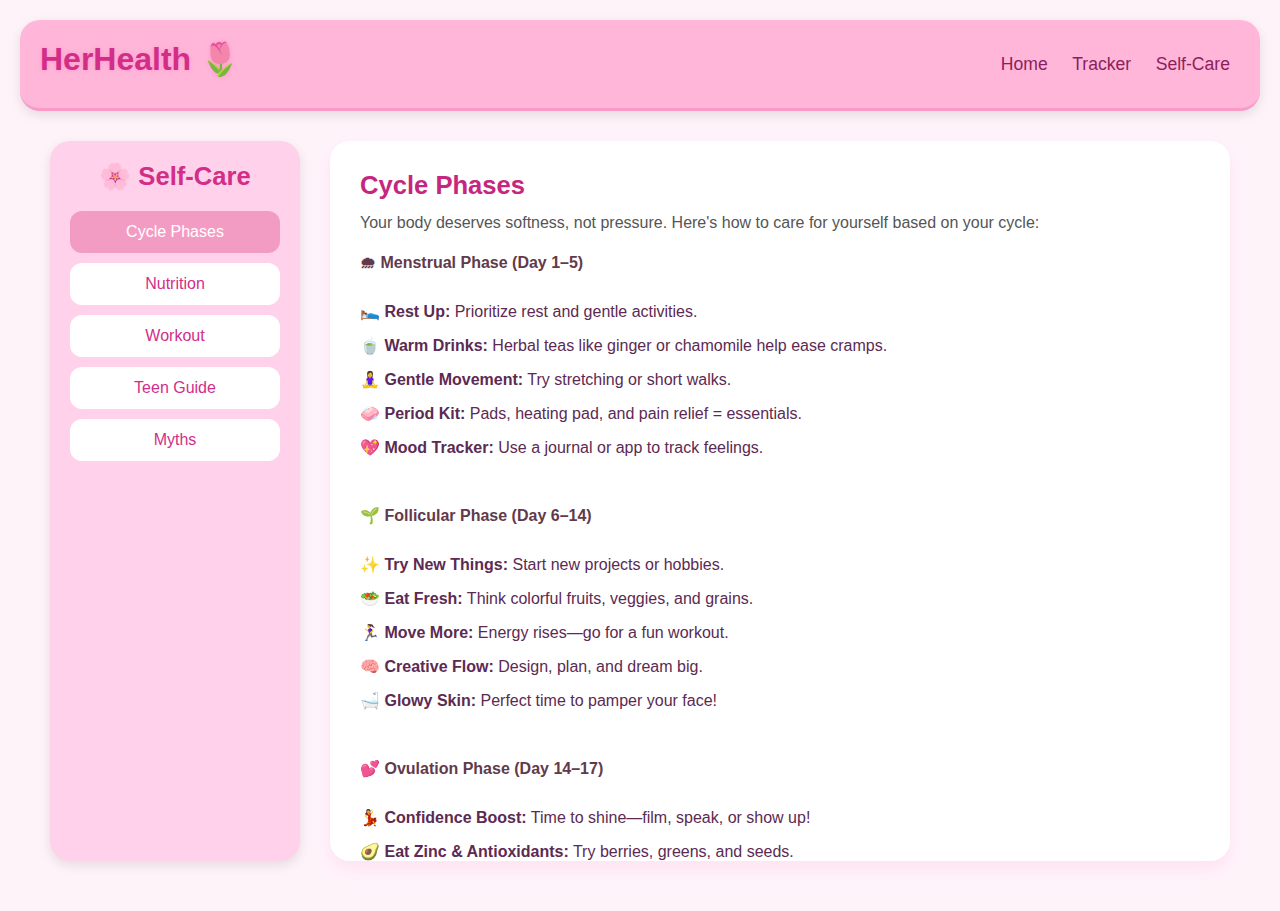
<file: selfcare.html>
<!DOCTYPE html>
<html lang="en">
<head>
  <meta charset="UTF-8" />
  <title>Self-Care | HerHealth</title>
  <link rel="stylesheet" href="style.css" />
</head>
<body>
  <header class="glow-header">
    <h1>HerHealth 🌷</h1>
    <nav>
      <a href="index.html">Home</a>
      <a href="tracker.html">Tracker</a>
      <a href="selfcare.html">Self-Care</a>
    </nav>
  </header>

  <div class="selfcare-container">
    <div class="selfcare-sidebar">
      <h2>🌸 Self-Care</h2>
      <button class="care-btn active" onclick="showContent('cycle')">Cycle Phases</button>
      <button class="care-btn" onclick="showContent('food')">Nutrition</button>
      <button class="care-btn" onclick="showContent('move')">Workout</button>
      <button class="care-btn" onclick="showContent('mood')">Teen Guide</button>
      <button class="care-btn" onclick="showContent('myth')">Myths</button>
    </div>

    <div class="selfcare-dashboard">
      <div id="cycle" class="content-box visible">
        <h3>Cycle Phases</h3>
        <p>Your body deserves softness, not pressure. Here's how to care for yourself based on your cycle:</p>
<br>
  <h4>🌧 Menstrual Phase (Day 1–5)</h4><br>
  <ul>
    <li>🛌 <strong>Rest Up:</strong> Prioritize rest and gentle activities.</li>
    <li>🍵 <strong>Warm Drinks:</strong> Herbal teas like ginger or chamomile help ease cramps.</li>
    <li>🧘‍♀️ <strong>Gentle Movement:</strong> Try stretching or short walks.</li>
    <li>🧼 <strong>Period Kit:</strong> Pads, heating pad, and pain relief = essentials.</li>
    <li>💖 <strong>Mood Tracker:</strong> Use a journal or app to track feelings.</li>
  </ul>
<br><br>
  <h4>🌱 Follicular Phase (Day 6–14)</h4><br>
  <ul>
    <li>✨ <strong>Try New Things:</strong> Start new projects or hobbies.</li>
    <li>🥗 <strong>Eat Fresh:</strong> Think colorful fruits, veggies, and grains.</li>
    <li>🏃‍♀️ <strong>Move More:</strong> Energy rises—go for a fun workout.</li>
    <li>🧠 <strong>Creative Flow:</strong> Design, plan, and dream big.</li>
    <li>🛁 <strong>Glowy Skin:</strong> Perfect time to pamper your face!</li>
  </ul>
<br><br>
  <h4>💕 Ovulation Phase (Day 14–17)</h4><br>
  <ul>
    <li>💃 <strong>Confidence Boost:</strong> Time to shine—film, speak, or show up!</li>
    <li>🥑 <strong>Eat Zinc & Antioxidants:</strong> Try berries, greens, and seeds.</li>
    <li>🧴 <strong>Glow Check:</strong> Skin's glowing—don’t forget SPF!</li>
    <li>💌 <strong>Connect:</strong> Social butterfly mode ON.</li>
    <li>⚠️ <strong>Safe Intimacy:</strong> Be aware, stay safe.</li>
  </ul>
<br><br>
  <h4>🌙 Luteal Phase (Day 18–28)</h4><br>
  <ul>
    <li>🍫 <strong>Comfort Foods:</strong> Dark chocolate + magnesium = PMS support.</li>
    <li>🧸 <strong>Cuddle Vibes:</strong> Chill with soft blankets + fav movies.</li>
    <li>📝 <strong>Reflect:</strong> Journaling + cozy time.</li>
    <li>🧘‍♀️ <strong>Balance:</strong> Yoga and less caffeine helps a lot.</li>
    <li>💧 <strong>Hydrate:</strong> Keep water nearby for real relief.</li>
  </ul>
      </div>






      <div id="food" class="content-box">
        <h3>Nutrition</h3>
  <ul><br>
    <li>🩸 <strong>Boost iron:</strong> Spinach, lentils & beans help replace what you lose.</li>
    <li>💧 <strong>Stay hydrated:</strong> Water & herbal teas ease bloating & cramps.</li>
    <li>✨ <strong>Magnesium magic:</strong> Nuts, seeds & dark chocolate soothe cramps and lift mood.</li>
    <li>🥜 <strong>Good fats:</strong> Flaxseeds & walnuts fight inflammation.</li>
    <li>⚡ <strong>Steady energy:</strong> Whole grains & sweet potatoes keep you powered up.</li>
    <li>🚫 <strong>Limit salt & caffeine:</strong> To reduce bloating and mood swings.</li>
  </ul>
      </div>

      <div id="move" class="content-box">
        <h3>Workout Recomendations</h3>
  <p>Move with your cycle — not against it. Here's what your body loves during each phase 💖</p>
<br>
  <h4>🌧 Menstrual Phase</h4>
  <ul><br>
    <li>🧘‍♀️ <strong>Rest & Recover Mode:</strong> Light yoga or stretching</li>
    <li>🚶‍♀️ Short walks</li>
    <li>💤 Prioritize rest and self-care</li>
  </ul>
<br>
  <h4>🌱 Follicular Phase</h4><br>
  <ul>
    <li>🏃‍♀️ <strong>Energy’s Back!</strong></li>
    <li>✨ Cardio (jogging, cycling)</li>
    <li>💃 Dance workouts</li>
    <li>💪 Start strength training</li>
  </ul>
<br>
  <h4>💕 Ovulation Phase</h4><br>
  <ul>
    <li>🔥 <strong>Peak Power!</strong></li>
    <li>⚡ High-intensity workouts (HIIT)</li>
    <li>🏋️‍♀️ Strength training</li>
    <li>👯 Group classes or active sports</li>
  </ul>
<br>
  <h4>🌙 Luteal Phase</h4><br>
  <ul>
    <li>🌬️ <strong>Slow It Down</strong></li>
    <li>🧘 Gentle yoga or Pilates</li>
    <li>🍃 Low-impact workouts</li>
    <li>🌿 Nature walks & breathing exercises</li>
  </ul>
      </div>







      <div id="mood" class="content-box">
        <h3>First Period?<br> Don’t Worry, You’ve Got This!</h3>
  <p>Getting your first period can feel confusing but it's totally normal and a beautiful sign your body’s growing up. Here’s a quick guide to help you feel ready and confident:</p>
<br>
  <h4>💗 What is a period?</h4>
  <p>A period is when your body sheds the lining of your uterus through the vagina. It usually happens once a month and lasts about 3–7 days.</p>
<br>
  <h4>🩸 Signs it’s coming:</h4>
  <ul>
    <li>White discharge in your underwear</li>
    <li>Cramps or lower belly pain</li>
    <li>Mood swings or feeling emotional</li>
    <li>Feeling tired or bloated</li>
  </ul>
<br>
  <h4>👜 What to keep in your bag:</h4>
  <ul>
    <li>Pads or pantyliners</li>
    <li>A spare underwear</li>
    <li>Tissues or wipes</li>
    <li>Pain relief (if needed)</li>
    <li>A little pouch to keep it all cute!</li>
  </ul>
<br>
  <h4>🧘 What to do:</h4>
  <ul>
    <li>Stay calm — it’s totally normal</li>
    <li>Use a pad or period panty (they’re easy for starters!)</li>
    <li>Talk to someone you trust — mom, sister, or a friend</li>
    <li>Rest if you feel tired, and eat warm, healthy food</li>
  </ul>
<br>
  <h4>💬 Remember:</h4>
  <p>Every girl’s body is different. Your flow, mood, and feelings may not be the same as others and that’s okay! You're not alone 💕</p>
      </div>

      <div id="myth" class="content-box">
        <h3>Period Myth Busters</h3>
  <p>Let’s clear the air with some cute & honest facts because your period deserves truth, not taboos 💖</p>

  <div class="myth-fact-grid">
    <div class="myth-box">
      <h4>🩸 Myth:</h4>
      <p>You can’t exercise during your period.</p><br>
      <h4>✅ Fact:</h4>
      <p>Light yoga or walks reduce cramps and boost mood!</p>
    </div>

    <div class="myth-box">
      <h4>🛁 Myth:</h4>
      <p>No baths during periods.</p><br>
      <h4>✅ Fact:</h4>
      <p>Warm baths are totally safe and ease pain & stress!</p>
    </div>

    <div class="myth-box">
      <h4>👻 Myth:</h4>
      <p>Period blood is dirty.</p><br>
      <h4>✅ Fact:</h4>
      <p>It’s natural and clean — your body is magical ✨</p>
    </div>

    <div class="myth-box">
      <h4>🍦 Myth:</h4>
      <p>Cold foods stop your flow.</p><br>
      <h4>✅ Fact:</h4>
      <p>Eat that ice cream, queen 🍨 — it doesn’t change a thing.</p>
    </div>

    <div class="myth-box">
      <h4>👧 Myth:</h4>
      <p>Young girls don’t get periods.</p><br>
      <h4>✅ Fact:</h4>
      <p>It’s normal to start between 9 and 16. You’re not alone 💗</p>
    </div>

    <div class="myth-box">
      <h4>🚫 Myth:</h4>
      <p>You can’t get pregnant during periods.</p><br>
      <h4>✅ Fact:</h4>
      <p>It’s rare, but possible! Always stay informed 🌙</p>
      </div>
    </div>
  </div>
</div>
  <script src="script.js"></script>
</body>
</html>
</file>
<file: style.css>
/* Google Font */
@import url('https://fonts.googleapis.com/css2?family=Nunito:wght@400;700&display=swap');

* {
  margin: 0;
  padding: 0;
  box-sizing: border-box;
}

body {
  font-family: 'Nunito', sans-serif;
  background: linear-gradient(to right, #ffe8f1, #ffe0fb);
  color:#623a4b;
  padding: 20px;
  overflow-x: hidden;
}

header {
  background: #fff0f6;
  padding: 20px 30px;
  box-shadow: 0 0 15px #ffc4e1;
  border-radius: 20px;
  display: flex;
  justify-content: space-between;
  align-items: center;
  animation: fadeInDown 1s ease-out;
}

nav a {
  margin: 0 12px;
  text-decoration: none;
  color: #7c3e45;
  font-weight: bold;
  transition: all 0.3s;
}

nav a:hover {
  color: #880e4f;
}

.hero {
  text-align: center;
  padding: 60px 20px;
}

.hero img {
  width: 300px;
  margin-top: 30px;
  animation: float 4s ease-in-out infinite;
}

.card {
  background: #fff9fb;
  border-radius: 16px;
  box-shadow: 0 0 12px #ffb3d2;
  padding: 20px;
  margin: 20px;
  transition: transform 0.3s ease;
}

.card:hover {
  transform: scale(1.03);
}

.btn {
  background: #f48fb1;
  color: white;
  border: none;
  padding: 12px 18px;
  border-radius: 12px;
  cursor: pointer;
  font-size: 16px;
  margin-top: 20px;
  box-shadow: 0 0 12px #f8bbd0;
  transition: background 0.3s;
}

.btn:hover {
  background: #ec407a;
}

.tips-grid {
  display: flex;
  flex-wrap: wrap;
  justify-content: center;
}

footer {
  margin-top: 40px;
  text-align: center;
  font-size: 14px;
  color: #777;
}

.glow-header h1 {
  text-shadow: 0 0 5px #ff99cc;
}

/* Animations */
@keyframes float {
  0%, 100% { transform: translateY(0); }
  50% { transform: translateY(-15px); }
}

@keyframes fadeInDown {
  from { opacity: 0; transform: translateY(-30px); }
  to { opacity: 1; transform: translateY(0); }
}

.fade-in {
  animation: fadeIn 1.5s ease forwards;
}

@keyframes fadeIn {
  from { opacity: 0; }
  to { opacity: 1; }
}

.slide-up {
  transform: translateY(40px);
  opacity: 0;
  animation: slideUp 1s forwards;
}

@keyframes slideUp {
  to {
    transform: translateY(0);
    opacity: 1;
  }
}

.delay-1 {
  animation-delay: 0.3s;
}
.delay-2 {
  animation-delay: 0.6s;
}






.news-grid {
  display: grid;
  grid-template-columns: repeat(auto-fit, minmax(220px, 1fr));
  gap: 1.5rem;
  margin-top: 1rem;
  margin-bottom: 3rem;
}

.news-card {
  text-decoration: none;
  color: #222;
  border: 1px solid #ddd;
  border-radius: 10px;
  overflow: hidden;
  box-shadow: 0 4px 10px rgba(0, 0, 0, 0.07);
  transition: transform 0.3s ease, box-shadow 0.3s ease;
  background: #fff;
}

.news-card:hover {
  transform: translateY(-5px);
  box-shadow: 0 6px 15px rgba(0, 0, 0, 0.12);
}

.news-card img {
  width: 100%;
  height: 140px;
  object-fit: cover;
  display: block;
}

.news-title {
  padding: 0.8rem 1rem;
  font-weight: 600;
  font-size: 0.95rem;
}















/* style.css */

body.tracker-page {
  font-family: 'Segoe UI', Tahoma, Geneva, Verdana, sans-serif;
  background: #fff0f6;
  color: #4a4a4a;
  margin: 0;
  padding: 0;
  min-height: 100vh;
  display: flex;
  flex-direction: column;
  align-items: center;
}

header {
  width: 100%;
  background: #ffb3d9;
  padding: 20px 0;
  text-align: center;
  box-shadow: 0 2px 6px rgba(255, 105, 180, 0.3);
}

header h1 {
  margin: 0;
  font-size: 2.4rem;
  color: #67003c;
  font-weight: 700;
}

nav a {
  color: #67003c;
  text-decoration: none;
  margin: 0 15px;
  font-weight: 600;
  font-size: 1.1rem;
  transition: color 0.3s ease;
}

nav a:hover {
  color: #ff66b3;
}

main.tracker-container {
  display: flex;
  justify-content: center;
  gap: 40px;
  padding: 40px 20px;
  width: 100%;
  max-width: 1200px;
  box-sizing: border-box;
  flex-wrap: wrap;
}

.tracker-panel,
.calendar-view {
  background: white;
  border-radius: 12px;
  box-shadow: 0 4px 15px rgba(255, 105, 180, 0.15);
  padding: 25px 30px;
  flex: 1 1 350px;
  max-width: 450px;
  min-width: 320px;
}

.tracker-panel h2,
.calendar-view h2,
.tracker-graph-section h2 {
  color: #d6336c;
  margin-bottom: 20px;
  font-weight: 700;
  font-size: 1.6rem;
  text-align: center;
  letter-spacing: 1.5px;
}

form#period-form {
  display: flex;
  flex-direction: column;
  gap: 18px;
}

form label {
  font-weight: 600;
  color: #9e0041;
  font-size: 1rem;
}

form input[type="date"] {
  padding: 10px 12px;
  border-radius: 8px;
  border: 2px solid #ffb3d9;
  font-size: 1rem;
  transition: border-color 0.3s ease;
}

form input[type="date"]:focus {
  outline: none;
  border-color: #d6336c;
  box-shadow: 0 0 8px rgba(214, 51, 108, 0.3);
}

form button {
  padding: 12px;
  background-color: #d6336c;
  color: white;
  font-weight: 700;
  border: none;
  border-radius: 12px;
  font-size: 1.1rem;
  cursor: pointer;
  transition: background-color 0.3s ease;
}

form button:hover {
  background-color: #ff66b3;
}

#tracker-summary {
  margin-top: 25px;
  font-size: 1.1rem;
  text-align: center;
  color: #b3004a;
  font-weight: 600;
}

.calendar-view #calendar-grid {
  display: grid;
  grid-template-columns: repeat(7, 1fr);
  gap: 10px;
  background: #fff0f6;
  padding: 15px;
  border-radius: 12px;
  box-shadow: 0 4px 10px rgba(255, 105, 180, 0.1);
  user-select: none;
}

.calendar-cell {
  background: #ffe6f0;
  border-radius: 8px;
  padding: 10px 5px;
  text-align: center;
  font-weight: 700;
  font-size: 1rem;
  color: #9e0041;
  box-shadow: 0 2px 5px rgba(255, 105, 180, 0.3);
  display: flex;
  flex-direction: column;
  justify-content: center;
  align-items: center;
  min-height: 55px;
  transition: background-color 0.3s ease;
}

.calendar-cell:hover {
  background-color: #ffb3d9;
  color: white;
  cursor: default;
}

.calendar-cell > br {
  display: none; /* Prevent weird line breaks */
}

/* Highlighted period days */
.calendar-cell[style*="background: rgb(255, 179, 217)"] {
  font-size: 1.2rem;
  font-weight: 900;
  color: #67003c;
  box-shadow: 0 0 10px 2px #ff66b3;
}

/* Hormone graph section */
.tracker-graph-section {
  background: white;
  border-radius: 12px;
  box-shadow: 0 4px 20px rgba(255, 105, 180, 0.15);
  padding: 25px 30px;
  margin: 40px auto;
  max-width: 900px;
  width: 90%;
  text-align: center;
}

.chart-box {
  max-width: 100%;
  height: 350px;
  margin-top: 20px;
  border-radius: 12px;
  background: #fff0f6;
  box-shadow: inset 0 0 12px rgba(255, 105, 180, 0.2);
}

/* Responsive tweaks */
@media (max-width: 900px) {
  main.tracker-container {
    flex-direction: column;
    align-items: center;
  }

  .tracker-panel,
  .calendar-view {
    max-width: 100%;
  }
}











* {
  margin: 0;
  padding: 0;
  box-sizing: border-box;
  font-family: 'Poppins', sans-serif;
}

body {
  background: #fff3fa;
}

header.glow-header {
  background: #ffb6d9;
  padding: 20px;
  text-align: center;
  box-shadow: 0 4px 12px rgba(0, 0, 0, 0.1);
  border-bottom: 3px solid #f99ac8;
}

header h1 {
  color: #d22e88;
  font-size: 2rem;
  margin-bottom: 10px;
}

nav a {
  margin: 0 10px;
  text-decoration: none;
  color: #8b1f5c;
  font-weight: 500;
}

.selfcare-container {
  display: flex;
  gap: 30px;
  padding: 30px;
  height: calc(100vh - 120px); /* Adjusted height excluding header */
}

.selfcare-sidebar {
  width: 250px;
  background: #ffd1ea;
  border-radius: 20px;
  padding: 20px;
  box-shadow: 0 4px 12px rgba(0, 0, 0, 0.1);
  display: flex;
  flex-direction: column;
  height: 100%;
}

.selfcare-sidebar h2 {
  color: #d22e88;
  margin-bottom: 20px;
  font-size: 1.6rem;
  text-align: center;
}

.care-btn {
  background: #fff;
  color: #d22e88;
  border: none;
  padding: 12px;
  margin-bottom: 10px;
  width: 100%;
  border-radius: 12px;
  font-size: 1rem;
  cursor: pointer;
  transition: all 0.3s ease;
  flex-shrink: 0;
}

.care-btn:hover,
.care-btn.active {
  background: #f39cc3;
  color: #fff;
}

.selfcare-dashboard {
  flex: 1;
  background: #fff;
  border-radius: 20px;
  padding: 30px;
  box-shadow: 0 8px 16px rgba(232, 90, 173, 0.1);
  overflow-y: auto;
  height: 100%;
  max-height: 100%;
  scroll-behavior: smooth;
}

/* Cute pastel scroll bar */
.selfcare-dashboard::-webkit-scrollbar {
  width: 10px;
}

.selfcare-dashboard::-webkit-scrollbar-track {
  background: #ffe0f0;
  border-radius: 10px;
}

.selfcare-dashboard::-webkit-scrollbar-thumb {
  background: #f48fb1;
  border-radius: 10px;
}

.selfcare-dashboard::-webkit-scrollbar-thumb:hover {
  background: #ec407a;
}

.content-box {
  display: none;
  animation: fadeIn 0.5s ease-in-out;
}

.content-box.visible {
  display: block;
}

.content-box h3 {
  font-size: 1.6rem;
  margin-bottom: 10px;
  color: #c6267e;
}

.content-box p {
  font-size: 1rem;
  color: #555;
  line-height: 1.6;
}

.content-box ul {
  list-style: none;
  padding-left: 0;
  margin-top: 10px;
}

.content-box li {
  margin-bottom: 10px;
  color: #5c2a52;
  font-size: 1rem;
  line-height: 1.5;
}

.myth-fact-grid {
  display: grid;
  grid-template-columns: repeat(auto-fit, minmax(220px, 1fr));
  gap: 20px;
  margin-top: 20px;
}

.myth-box {
  background: #ffe3f1;
  border: 2px dashed #f48fb1;
  border-radius: 15px;
  padding: 15px;
  transition: transform 0.3s ease;
}

.myth-box:hover {
  transform: translateY(-4px);
}

@keyframes fadeIn {
  from {
    opacity: 0;
    transform: translateY(10px);
  }
  to {
    opacity: 1;
    transform: translateY(0);
  }
}
</file>
